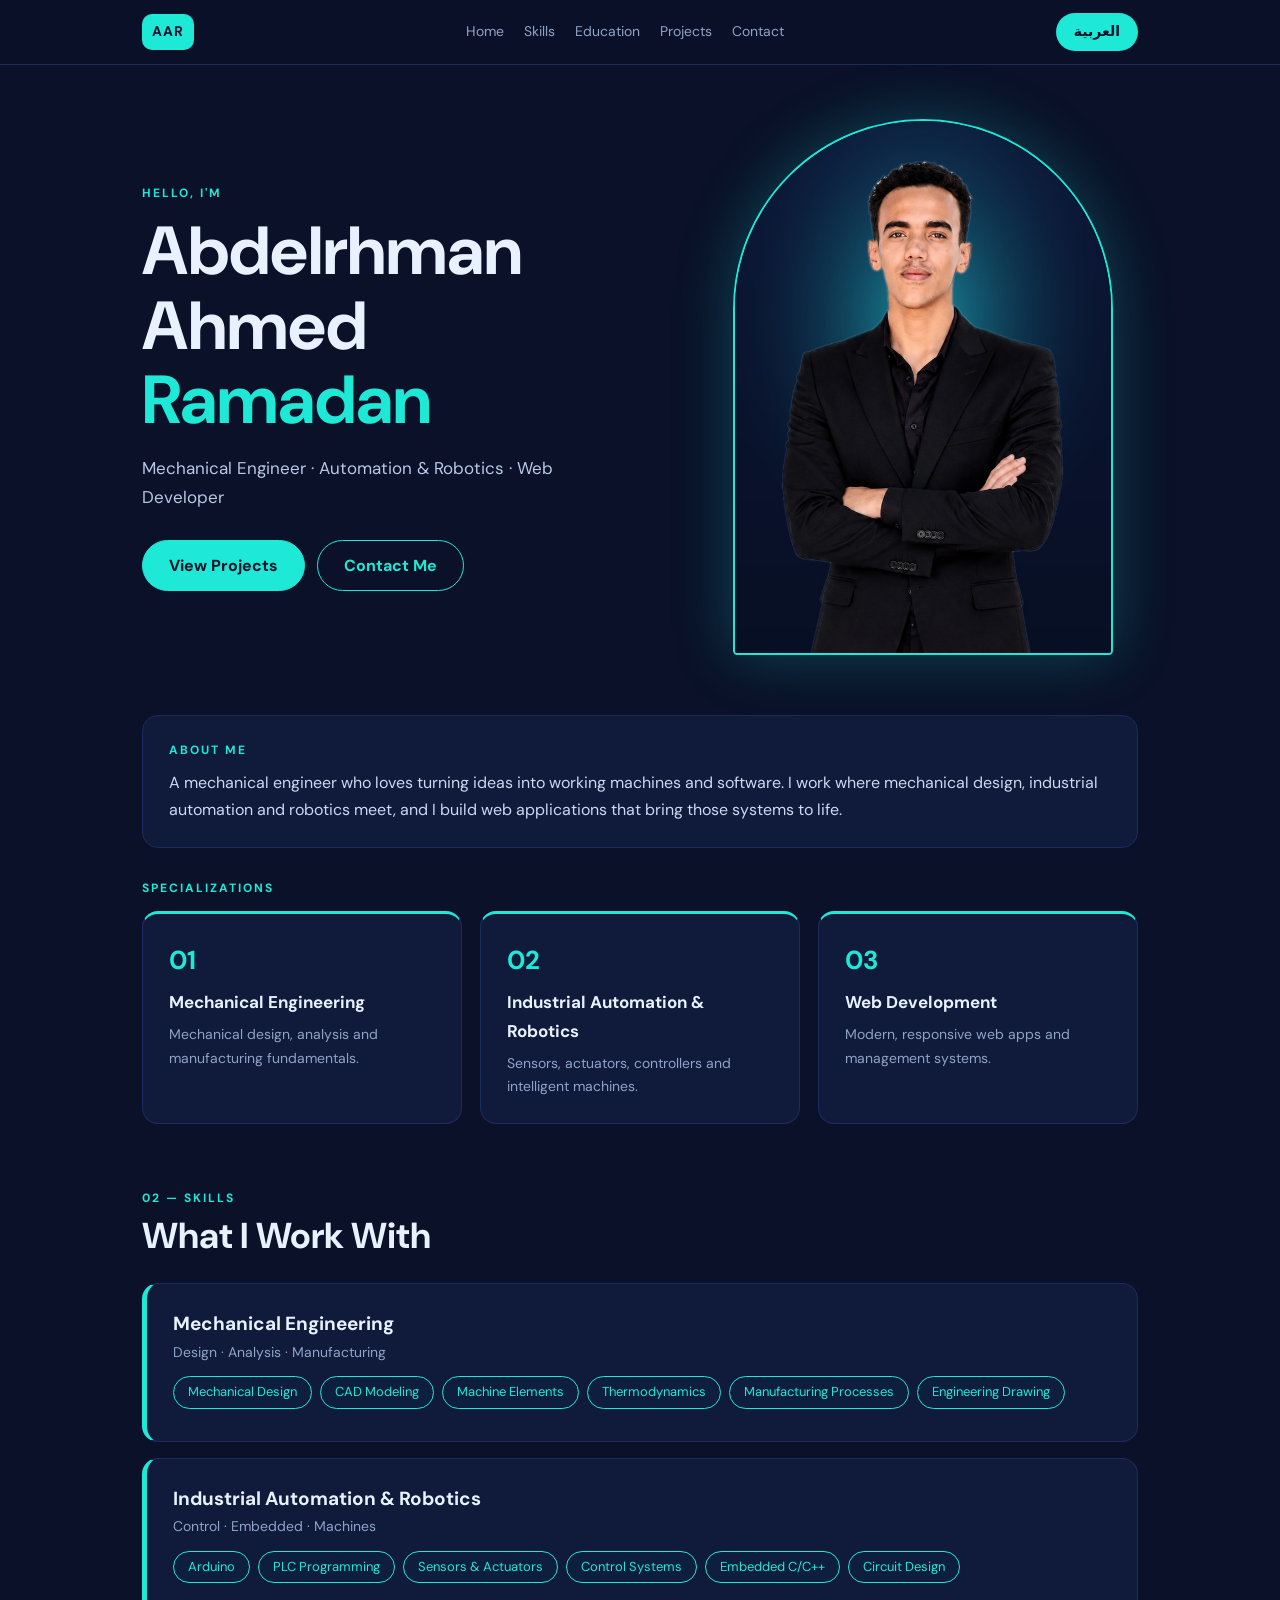
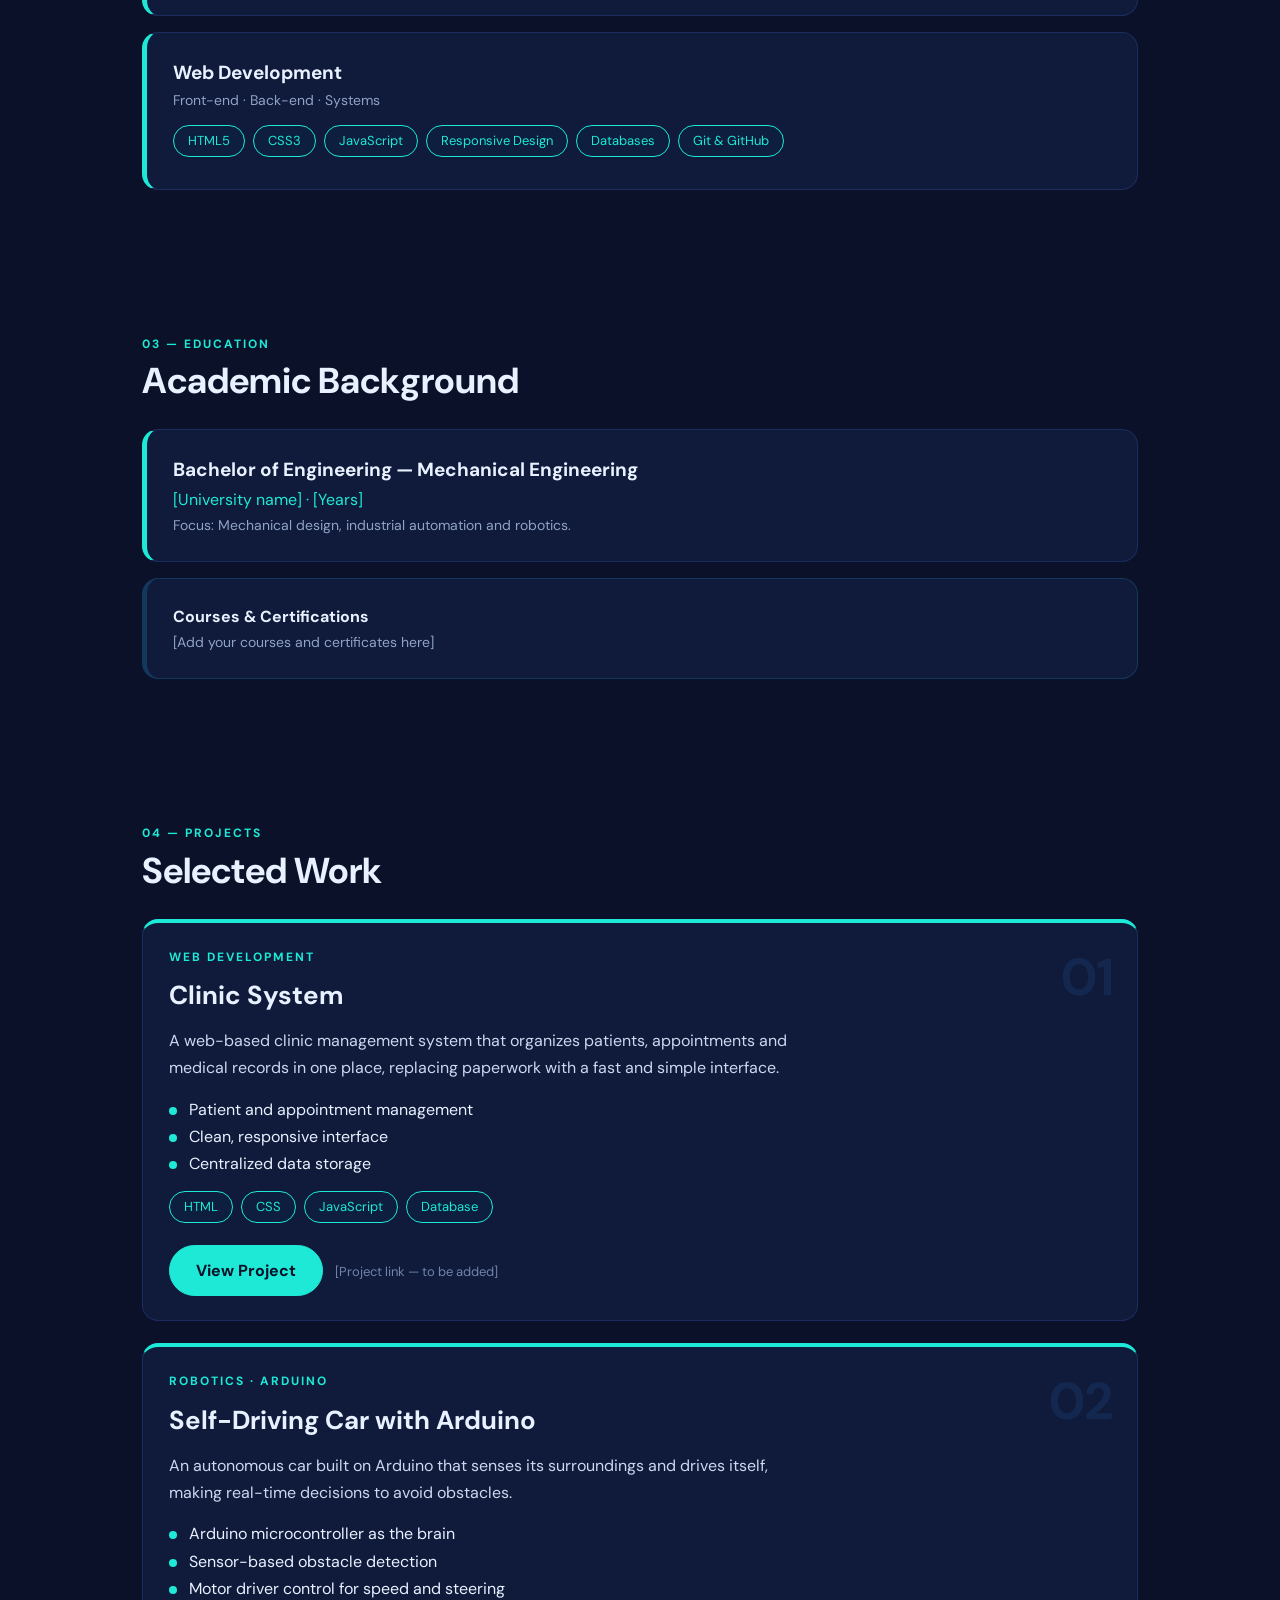
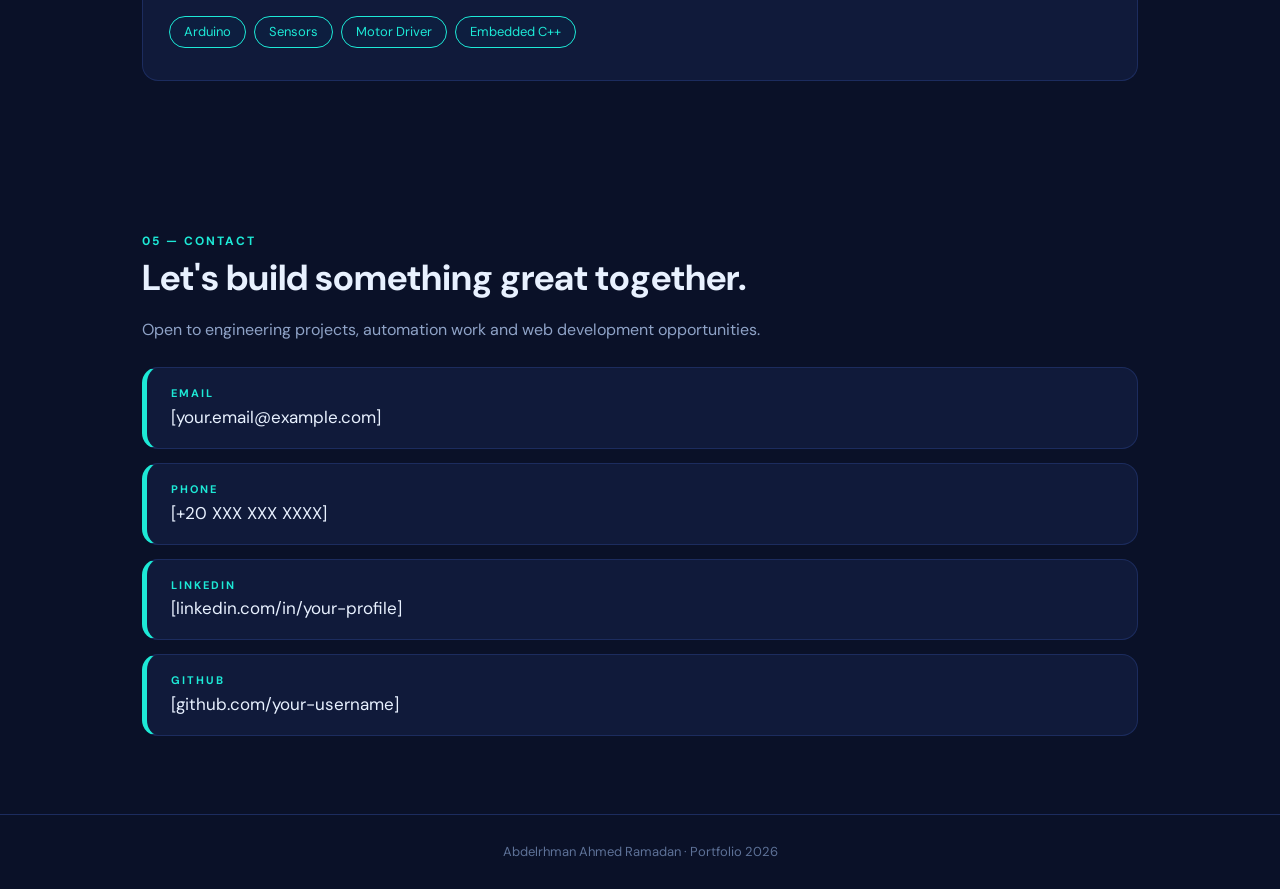
<file: index.html>
<!DOCTYPE html>
<html lang="en" dir="ltr">
<head>
<meta charset="utf-8">
<meta name="viewport" content="width=device-width, initial-scale=1, viewport-fit=cover">
<title>Abdelrhman Ahmed Ramadan — Portfolio</title>
<link href="https://fonts.googleapis.com/css2?family=DM+Sans:wght@400;500;700&family=Tajawal:wght@400;500;700&display=swap" rel="stylesheet">
<link rel="stylesheet" href="style.css">
</head>
<body>
<header>
  <div class="wrap bar">
    <span class="brand">AAR</span>
    <nav id="nav"></nav>
    <button id="tog"></button>
  </div>
</header>
<main class="wrap" id="app"></main>
<footer id="foot"></footer>
<script src="script.js"></script>
</body>
</html>
</file>
<file: style.css>
:root{--bg:#0a1128;--card:#101a3a;--line:#1c2c5e;--tq:#1de9d6;--tx:#e8f1ff;--mu:#8fa3c7;color-scheme:dark;box-sizing:border-box;padding-top:env(safe-area-inset-top,0px);padding-bottom:env(safe-area-inset-bottom,0px)}
html{scroll-behavior:smooth;scroll-padding-top:80px}
*{box-sizing:border-box;margin:0;padding:0}
body{background:var(--bg);color:var(--tx);font-family:'DM Sans','DejaVu Sans',sans-serif;line-height:1.7;overflow-x:hidden}
[dir=rtl] body,body.ar{font-family:'Tajawal','DejaVu Sans',sans-serif}
a{color:inherit;text-decoration:none}
.wrap{max-width:1040px;margin:0 auto;padding:0 22px}
header{position:sticky;top:0;z-index:10;background:rgba(10,17,40,.88);backdrop-filter:blur(10px);border-bottom:1px solid var(--line)}
.bar{display:flex;align-items:center;justify-content:space-between;gap:12px;height:64px}
.brand{background:var(--tq);color:var(--bg);font-weight:700;border-radius:10px;padding:6px 10px;letter-spacing:1px;font-size:14px}
nav{display:flex;gap:20px;font-size:14px;color:var(--mu);overflow-x:auto}
nav a:hover{color:var(--tq)}
#tog{background:var(--tq);color:var(--bg);border:0;border-radius:20px;padding:7px 18px;font:inherit;font-weight:700;cursor:pointer;font-size:14px}
.lab{color:var(--tq);font-size:12px;font-weight:700;letter-spacing:2px;text-transform:uppercase}
[dir=rtl] .lab{letter-spacing:0;font-size:13px}
h2{font-size:clamp(26px,4vw,36px);line-height:1.3;margin:4px 0 24px}
section{padding:64px 0}
.hero{display:grid;grid-template-columns:1.1fr .9fr;gap:40px;align-items:center;padding:54px 0 30px}
.hero h1{font-size:clamp(38px,7vw,68px);line-height:1.1;margin:10px 0 16px}
.hero h1 span{color:var(--tq);display:block}
.role{color:#b9c8e6;font-size:17px;max-width:460px}
.btns{margin-top:28px;display:flex;gap:12px;flex-wrap:wrap}
.btn{display:inline-block;padding:11px 26px;border-radius:30px;border:1.5px solid var(--tq);font-weight:700;color:var(--tq)}
.btn.f{background:var(--tq);color:var(--bg)}
.photo{border:2px solid var(--tq);border-radius:999px 999px 22px 22px;overflow:hidden;box-shadow:0 0 60px rgba(29,233,214,.25);max-width:380px;margin-inline:auto;aspect-ratio:680/960}
.photo img{width:100%;height:100%;object-fit:cover;display:block}
.card{background:var(--card);border:1px solid var(--line);border-radius:16px;padding:24px 26px}
.grid3{display:grid;grid-template-columns:repeat(3,1fr);gap:18px}
.spec{border-top:3px solid var(--tq)}
.spec b{display:block;color:var(--tq);font-size:26px}
.spec h3{font-size:17px;margin:6px 0}.spec p,.mu{color:var(--mu);font-size:14px}
.sk{border-inline-start:5px solid var(--tq);margin-bottom:16px}
.sk h3{font-size:19px}
.chip{display:inline-block;padding:4px 14px;margin:0 8px 8px 0;border:1px solid var(--tq);border-radius:20px;color:var(--tq);font-size:13px;background:#0d1e3f}
[dir=rtl] .chip{margin:0 0 8px 8px}
.proj{border-top:4px solid var(--tq);margin-bottom:22px;position:relative}
.proj .n{position:absolute;top:10px;inset-inline-end:24px;font-size:52px;font-weight:700;color:#14284f}
.proj h3{font-size:26px;margin:6px 0 10px}
.proj ul{list-style:none;margin:14px 0}
.proj li:before{content:"";display:inline-block;width:8px;height:8px;border-radius:50%;background:var(--tq);margin-inline-end:12px}
.ph{color:#6f85ad;font-size:13px;margin-inline-start:12px}
.ct{border-inline-start:5px solid var(--tq);margin-bottom:14px;padding:16px 24px}
.ct div:last-child{direction:ltr;text-align:start;font-size:17px;unicode-bidi:plaintext}
[dir=rtl] .ct div:last-child{text-align:right}
footer{border-top:1px solid var(--line);padding:26px 0;text-align:center;color:#5d7197;font-size:13px}
@media(max-width:760px){.hero{grid-template-columns:1fr}.photo{order:-1;max-width:290px}.grid3{grid-template-columns:1fr}nav{display:none}section{padding:44px 0}}
</file>
